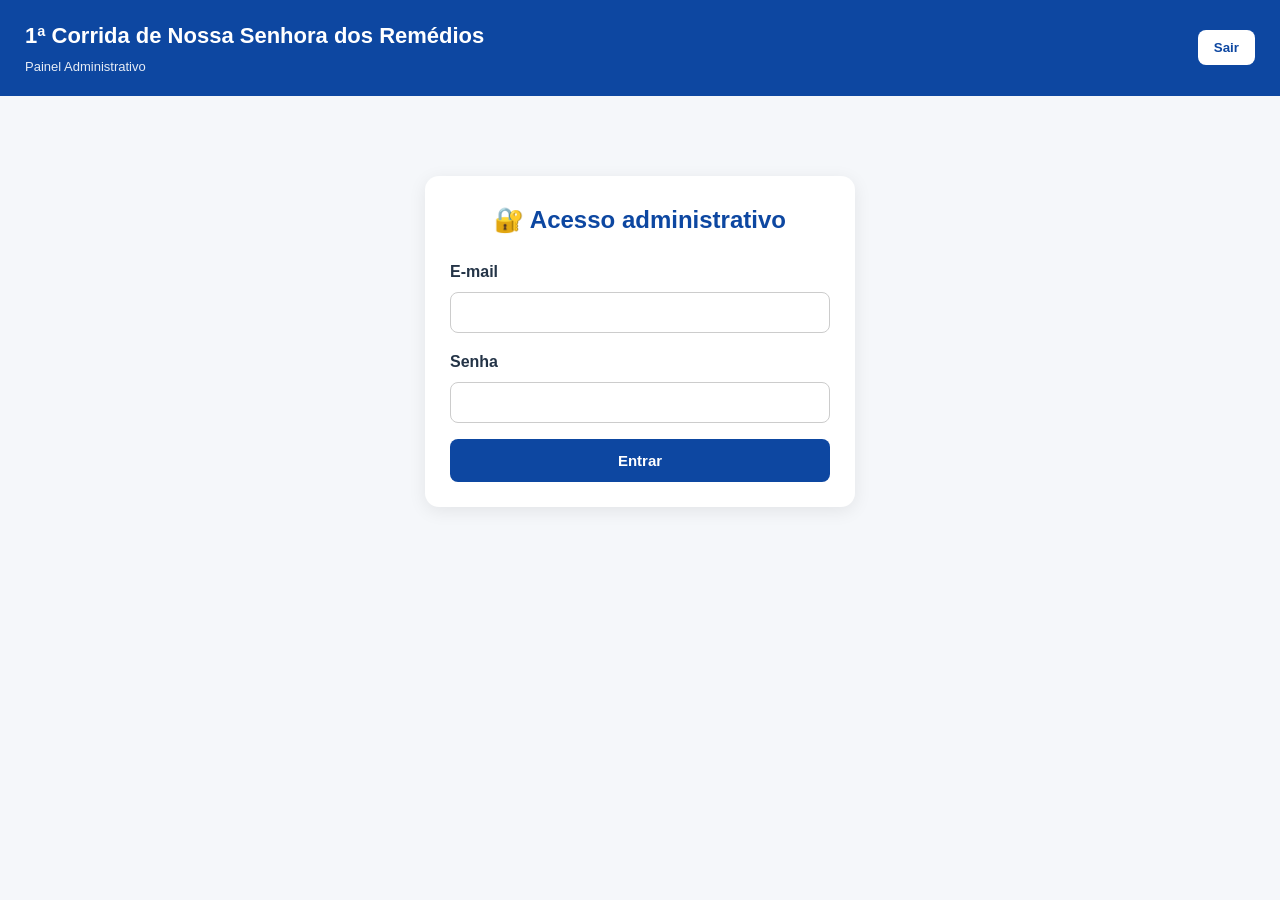
<file: admin.html>
<!DOCTYPE html>
<html lang="pt-BR">

<head>
    <meta charset="UTF-8">
    <meta name="viewport" content="width=device-width, initial-scale=1.0">

    <title>Painel Administrativo</title>

    <link rel="stylesheet" href="css/root.css">
    <link rel="stylesheet" href="css/admin.css">

</head>

<body>

    <header>
        <div>
            <h1>1ª Corrida de Nossa Senhora dos Remédios</h1>
            <p>Painel Administrativo</p>
        </div>

        <button id="btnSair">Sair</button>
    </header>


    <!-- LOGIN -->

    <div id="areaLogin" class="container">

        <div class="card login">

            <h2>🔐 Acesso administrativo</h2>

            <form id="formLogin">

                <div class="campo">
                    <label for="email">E-mail</label>
                    <input type="email" id="email" required autocomplete="username">
                </div>

                <div class="campo">
                    <label for="senha">Senha</label>
                    <input type="password" id="senha" required autocomplete="current-password">
                </div>

                <button class="btn-principal" type="submit">
                    Entrar
                </button>

            </form>

            <div id="mensagemLogin" class="mensagem"></div>

        </div>

    </div>


    <!-- PAINEL -->

    <div id="areaPainel">

        <div class="container">

            <div class="painel-topo">

                <div class="indicador">
                    <span>Total de inscrições</span>
                    <strong id="totalInscricoes">0</strong>
                </div>

                <div class="indicador">
                    <span>Pendentes</span>
                    <strong id="totalPendentes">0</strong>
                </div>

                <div class="indicador">
                    <span>Confirmadas</span>
                    <strong id="totalConfirmadas">0</strong>
                </div>

                <div class="indicador">
                    <span>Canceladas</span>
                    <strong id="totalCanceladas">0</strong>
                </div>

            </div>

            <div class="painel-topo">
                
                <div class="indicador">
                    <span>Camisas P</span>
                    <strong id="camisaP">0</strong>
                </div>

                <div class="indicador">
                    <span>Camisas M</span>
                    <strong id="camisaM">0</strong>
                </div>

                <div class="indicador">
                    Camisas G
                    <strong id="camisaG">0</strong>
                </div>

                <div class="indicador">
                    <span>Camisas GG</span>
                    <strong id="camisaGG">0</strong>
                </div>
            </div>

            <div class="card">

                <h2 style="margin-bottom: 18px;">
                    Inscrições
                </h2>

                <div class="filtros">

                    <input type="text" id="busca" placeholder="Buscar por nome, CPF ou protocolo">

                    <select id="filtroCategoria">
                        <option value="">Todas as categorias</option>
                        <option value="Masculino">Masculino</option>
                        <option value="Feminino">Feminino</option>
                    </select>

                    <select id="filtroPercurso">
                        <option value="">Todos os percursos</option>
                        <option value="3 km">3 km</option>
                        <option value="5 km">5 km</option>
                    </select>

                    <select id="filtroStatus">
                        <option value="">Todos os status</option>
                        <option value="PENDENTE">Pendente</option>
                        <option value="CONFIRMADO">Confirmado</option>
                        <option value="CANCELADO">Cancelado</option>
                    </select>

                    <select id="filtroTamanho">
                        <option value="">Todos os tamanhos</option>
                        <option value="P">P</option>
                        <option value="M">M</option>
                        <option value="G">G</option>
                        <option value="GG">GG</option>
                    </select>

                    <button class="btn-atualizar" onclick="carregarInscricoes()">
                        Atualizar
                    </button>

                </div>


                <div class="tabela-container">

                    <table>

                        <thead>

                            <tr>
                                <th>Protocolo</th>
                                <th>Nome</th>
                                <th>CPF</th>
                                <th>Percurso</th>
                                <th>Camisa</th>
                                <th>Telefone</th>
                                <th>Status</th>
                                <th>Ações</th>
                            </tr>

                        </thead>

                        <tbody id="tabelaInscricoes"></tbody>

                    </table>

                </div>

                <div id="mensagemPainel" class="mensagem"></div>

            </div>

        </div>

    </div>

    <script src="js/admin.js"></script>

</body>

</html>
</file>
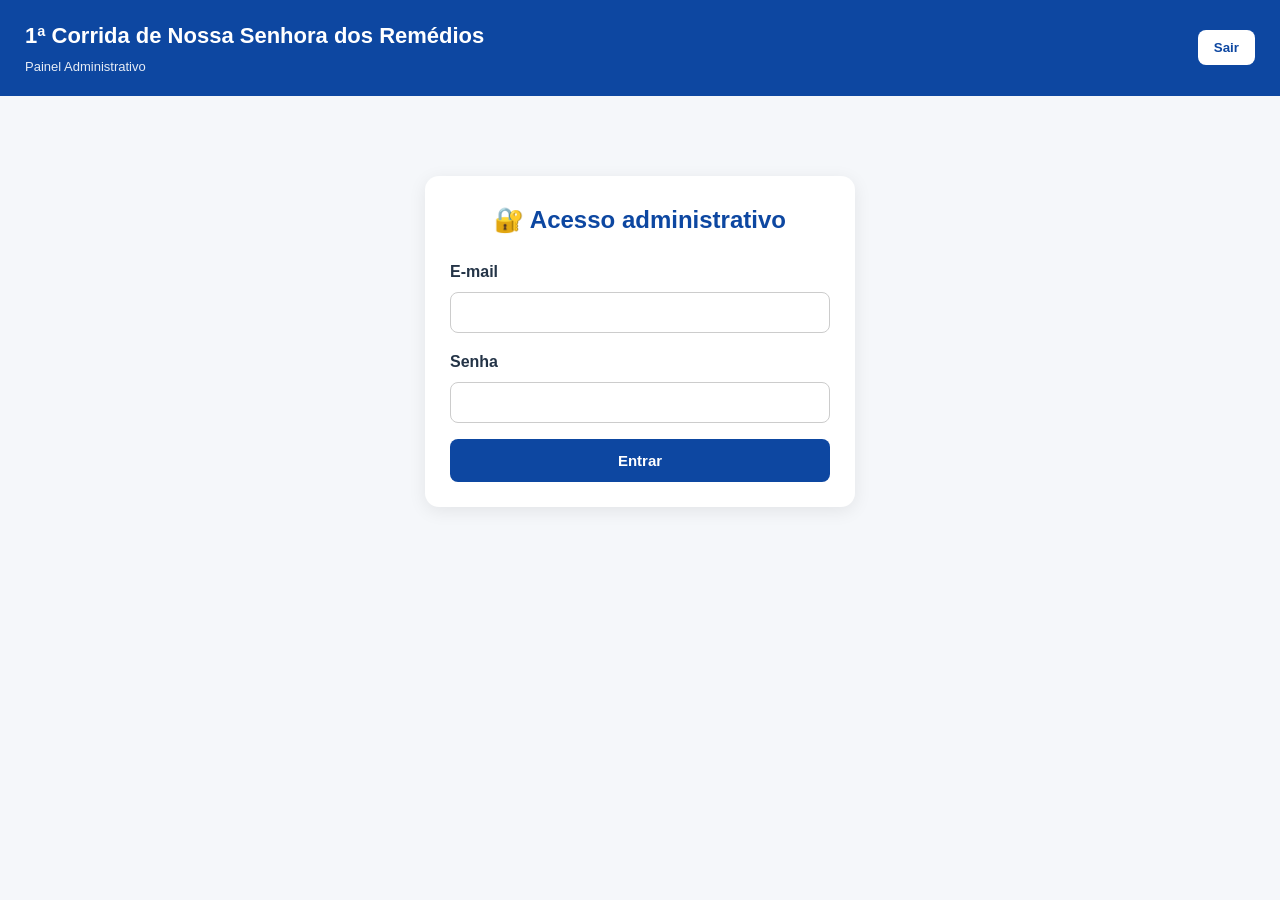
<file: admin_old.html>
<!DOCTYPE html>
<html lang="pt-BR">

<head>
    <meta charset="UTF-8">
    <meta name="viewport" content="width=device-width, initial-scale=1.0">

    <title>Painel Administrativo</title>

    <link rel="stylesheet" href="css/root.css">
    <link rel="stylesheet" href="css/admin.css">
    
</head>

<body>

    <header>
        <div>
            <h1>1ª Corrida de Nossa Senhora dos Remédios</h1>
            <p>Painel Administrativo</p>
        </div>

        <button id="btnSair">Sair</button>
    </header>


    <!-- LOGIN -->

    <div id="areaLogin" class="container">

        <div class="card login">

            <h2>🔐 Acesso administrativo</h2>

            <form id="formLogin">

                <div class="campo">
                    <label for="email">E-mail</label>
                    <input type="email" id="email" required autocomplete="username">
                </div>

                <div class="campo">
                    <label for="senha">Senha</label>
                    <input type="password" id="senha" required autocomplete="current-password">
                </div>

                <button class="btn-principal" type="submit">
                    Entrar
                </button>

            </form>

            <div id="mensagemLogin" class="mensagem"></div>

        </div>

    </div>


    <!-- PAINEL -->

    <div id="areaPainel">

        <div class="container">

            <div class="painel-topo">

                <div class="indicador">
                    <span>Total de inscrições</span>
                    <strong id="totalInscricoes">0</strong>
                </div>

                <div class="indicador">
                    <span>Pendentes</span>
                    <strong id="totalPendentes">0</strong>
                </div>

                <div class="indicador">
                    <span>Confirmadas</span>
                    <strong id="totalConfirmadas">0</strong>
                </div>

                <div class="indicador">
                    <span>Canceladas</span>
                    <strong id="totalCanceladas">0</strong>
                </div>

            </div>


            <div class="card">

                <h2 style="margin-bottom: 18px;">
                    Inscrições
                </h2>

                <div class="filtros">

                    <input type="text" id="busca" placeholder="Buscar por nome, CPF ou protocolo">

                    <select id="filtroPercurso">
                        <option value="">Todos os percursos</option>
                        <option value="3 km">3 km</option>
                        <option value="5 km">5 km</option>
                    </select>

                    <select id="filtroStatus">
                        <option value="">Todos os status</option>
                        <option value="PENDENTE">Pendente</option>
                        <option value="CONFIRMADO">Confirmado</option>
                        <option value="CANCELADO">Cancelado</option>
                    </select>

                    <button class="btn-atualizar" onclick="carregarInscricoes()">
                        Atualizar
                    </button>

                </div>


                <div class="tabela-container">

                    <table>

                        <thead>

                            <tr>
                                <th>Protocolo</th>
                                <th>Nome</th>
                                <th>CPF</th>
                                <th>Percurso</th>
                                <th>Camisa</th>
                                <th>Telefone</th>
                                <th>Status</th>
                                <th>Ações</th>
                            </tr>

                        </thead>

                        <tbody id="tabelaInscricoes"></tbody>

                    </table>

                </div>

                <div id="mensagemPainel" class="mensagem"></div>

            </div>

        </div>

    </div>


    <script>

        const SUPABASE_URL =
            "https://bsadzpxcxoeutockphjm.supabase.co";

        const SUPABASE_KEY =
            "sb_publishable_2eNohK0WFyzO2R0Adx9-tg_e_WTPaQv";


        const areaLogin =
            document.getElementById("areaLogin");

        const areaPainel =
            document.getElementById("areaPainel");

        const mensagemLogin =
            document.getElementById("mensagemLogin");

        const tabela =
            document.getElementById("tabelaInscricoes");


        let sessaoAtual = null;
        let inscricoes = [];


        /* =========================
           LOGIN
        ========================= */

        document
            .getElementById("formLogin")
            .addEventListener("submit", async function (event) {

                event.preventDefault();

                mensagemLogin.style.display = "none";

                const email =
                    document.getElementById("email").value.trim();

                const senha =
                    document.getElementById("senha").value;

                try {

                    const resposta = await fetch(
                        `${SUPABASE_URL}/auth/v1/token?grant_type=password`,
                        {
                            method: "POST",

                            headers: {
                                "Content-Type": "application/json",
                                "apikey": SUPABASE_KEY
                            },

                            body: JSON.stringify({
                                email: email,
                                password: senha
                            })
                        }
                    );

                    const dados = await resposta.json();

                    if (!resposta.ok) {
                        throw new Error(
                            dados.error_description ||
                            dados.msg ||
                            "E-mail ou senha inválidos."
                        );
                    }

                    sessaoAtual = dados;

                    sessionStorage.setItem(
                        "admin_access_token",
                        dados.access_token
                    );

                    sessionStorage.setItem(
                        "admin_refresh_token",
                        dados.refresh_token
                    );

                    await verificarAdministrador();

                } catch (erro) {

                    mensagemLogin.textContent = erro.message;
                    mensagemLogin.className = "mensagem erro";
                    mensagemLogin.style.display = "block";
                }

            });


        /* =========================
           VERIFICAR ADMIN
        ========================= */

        async function verificarAdministrador() {

            const token =
                sessionStorage.getItem("admin_access_token");

            if (!token) {
                mostrarLogin();
                return;
            }

            try {

                const resposta = await fetch(
                    `${SUPABASE_URL}/rest/v1/rpc/is_admin`,
                    {
                        method: "POST",

                        headers: {
                            "Content-Type": "application/json",
                            "apikey": SUPABASE_KEY,
                            "Authorization": `Bearer ${token}`
                        }
                    }
                );

                const ehAdmin = await resposta.json();

                if (!resposta.ok || ehAdmin !== true) {

                    sessionStorage.clear();

                    throw new Error(
                        "Este usuário não possui permissão administrativa."
                    );
                }

                mostrarPainel();

            } catch (erro) {

                mensagemLogin.textContent = erro.message;
                mensagemLogin.className = "mensagem erro";
                mensagemLogin.style.display = "block";

                mostrarLogin();
            }
        }


        /* =========================
           MOSTRAR PAINEL
        ========================= */

        function mostrarPainel() {

            areaLogin.style.display = "none";
            areaPainel.style.display = "block";

            carregarInscricoes();
        }


        /* =========================
           MOSTRAR LOGIN
        ========================= */

        function mostrarLogin() {

            areaLogin.style.display = "block";
            areaPainel.style.display = "none";
        }


        /* =========================
           CARREGAR INSCRIÇÕES
        ========================= */

        async function carregarInscricoes() {

            const token =
                sessionStorage.getItem("admin_access_token");

            if (!token) {
                mostrarLogin();
                return;
            }

            try {

                const resposta = await fetch(
                    `${SUPABASE_URL}/rest/v1/inscricoes?select=*`,
                    {
                        method: "GET",

                        headers: {
                            "apikey": SUPABASE_KEY,
                            "Authorization": `Bearer ${token}`
                        }
                    }
                );

                const dados = await resposta.json();

                if (!resposta.ok) {

                    throw new Error(
                        dados.message ||
                        "Não foi possível carregar as inscrições."
                    );
                }

                inscricoes = dados;

                atualizarIndicadores();
                aplicarFiltros();

            } catch (erro) {

                mostrarMensagemPainel(
                    erro.message,
                    "erro"
                );
            }
        }


        /* =========================
           INDICADORES
        ========================= */

        function atualizarIndicadores() {

            document.getElementById(
                "totalInscricoes"
            ).textContent = inscricoes.length;

            document.getElementById(
                "totalPendentes"
            ).textContent =
                inscricoes.filter(
                    i => i.status_pagamento === "PENDENTE"
                ).length;

            document.getElementById(
                "totalConfirmadas"
            ).textContent =
                inscricoes.filter(
                    i => i.status_pagamento === "CONFIRMADO"
                ).length;

            document.getElementById(
                "totalCanceladas"
            ).textContent =
                inscricoes.filter(
                    i => i.status_pagamento === "CANCELADO"
                ).length;
        }


        /* =========================
           FILTROS
        ========================= */

        document
            .getElementById("busca")
            .addEventListener("input", aplicarFiltros);

        document
            .getElementById("filtroPercurso")
            .addEventListener("change", aplicarFiltros);

        document
            .getElementById("filtroStatus")
            .addEventListener("change", aplicarFiltros);


        function aplicarFiltros() {

            const busca =
                document.getElementById("busca")
                    .value
                    .toLowerCase()
                    .trim();

            const percurso =
                document.getElementById("filtroPercurso").value;

            const status =
                document.getElementById("filtroStatus").value;


            const resultado =
                inscricoes.filter(inscricao => {

                    const correspondeBusca =
                        !busca ||
                        inscricao.nome
                            .toLowerCase()
                            .includes(busca) ||
                        inscricao.cpf
                            .toLowerCase()
                            .includes(busca) ||
                        inscricao.protocolo
                            .toLowerCase()
                            .includes(busca);

                    const correspondePercurso =
                        !percurso ||
                        inscricao.percurso === percurso;

                    const correspondeStatus =
                        !status ||
                        inscricao.status_pagamento === status;

                    return (
                        correspondeBusca &&
                        correspondePercurso &&
                        correspondeStatus
                    );

                });

            renderizarTabela(resultado);
        }


        /* =========================
           TABELA
        ========================= */

        function renderizarTabela(lista) {

            tabela.innerHTML = "";

            if (lista.length === 0) {

                tabela.innerHTML = `
            <tr>
                <td colspan="8" style="text-align:center;">
                    Nenhuma inscrição encontrada.
                </td>
            </tr>
        `;

                return;
            }


            lista.forEach(inscricao => {

                const tr =
                    document.createElement("tr");

                let classeStatus =
                    "pendente";

                if (
                    inscricao.status_pagamento ===
                    "CONFIRMADO"
                ) {
                    classeStatus = "confirmado";
                }

                if (
                    inscricao.status_pagamento ===
                    "CANCELADO"
                ) {
                    classeStatus = "cancelado";
                }


                tr.innerHTML = `

            <td>${inscricao.protocolo}</td>

            <td>${inscricao.nome}</td>

            <td>${inscricao.cpf}</td>

            <td>${inscricao.percurso}</td>

            <td>${inscricao.tamanho_camisa}</td>

            <td>${inscricao.telefone}</td>

            <td>
                <span class="status ${classeStatus}">
                    ${inscricao.status_pagamento}
                </span>
            </td>

            <td>

                ${inscricao.status_pagamento !==
                        "CONFIRMADO"

                        ? `
                    <button
                        class="btn-status btn-confirmar"
                        onclick="alterarStatus(
                            '${inscricao.id}',
                            'CONFIRMADO'
                        )"
                    >
                        Confirmar
                    </button>
                    `
                        : ""
                    }


                ${inscricao.status_pagamento !==
                        "PENDENTE"

                        ? `
                    <button
                        class="btn-status btn-pendente"
                        onclick="alterarStatus(
                            '${inscricao.id}',
                            'PENDENTE'
                        )"
                    >
                        Pendente
                    </button>
                    `
                        : ""
                    }


                ${inscricao.status_pagamento !==
                        "CANCELADO"

                        ? `
                    <button
                        class="btn-status btn-cancelar"
                        onclick="alterarStatus(
                            '${inscricao.id}',
                            'CANCELADO'
                        )"
                    >
                        Cancelar
                    </button>
                    `
                        : ""
                    }

            </td>
        `;

                tabela.appendChild(tr);
            });
        }


        /* =========================
           ALTERAR STATUS
        ========================= */

        async function alterarStatus(id, novoStatus) {

            const confirmacao =
                confirm(
                    `Deseja realmente alterar o status para ${novoStatus}?`
                );

            if (!confirmacao) {
                return;
            }


            const token =
                sessionStorage.getItem(
                    "admin_access_token"
                );


            try {

                const resposta = await fetch(
                    `${SUPABASE_URL}/rest/v1/inscricoes?id=eq.${id}`,
                    {
                        method: "PATCH",

                        headers: {
                            "apikey": SUPABASE_KEY,
                            "Authorization": `Bearer ${token}`,
                            "Content-Type":
                                "application/json",
                            "Prefer":
                                "return=minimal"
                        },

                        body: JSON.stringify({
                            status_pagamento:
                                novoStatus
                        })
                    }
                );


                if (!resposta.ok) {

                    const erro =
                        await resposta.json();

                    throw new Error(
                        erro.message ||
                        "Não foi possível alterar o status."
                    );
                }


                await carregarInscricoes();

                mostrarMensagemPainel(
                    "Status atualizado com sucesso.",
                    "sucesso"
                );

            } catch (erro) {

                mostrarMensagemPainel(
                    erro.message,
                    "erro"
                );
            }
        }


        /* =========================
           MENSAGENS
        ========================= */

        function mostrarMensagemPainel(
            texto,
            tipo
        ) {

            const elemento =
                document.getElementById(
                    "mensagemPainel"
                );

            elemento.textContent = texto;

            elemento.className =
                `mensagem ${tipo}`;

            elemento.style.display = "block";

            setTimeout(() => {
                elemento.style.display = "none";
            }, 4000);
        }


        /* =========================
           SAIR
        ========================= */

        document
            .getElementById("btnSair")
            .addEventListener("click", function () {

                sessionStorage.clear();

                mostrarLogin();

            });


        /* =========================
           VERIFICAR SESSÃO AO ABRIR
        ========================= */

        verificarAdministrador();

    </script>

</body>

</html>
</file>
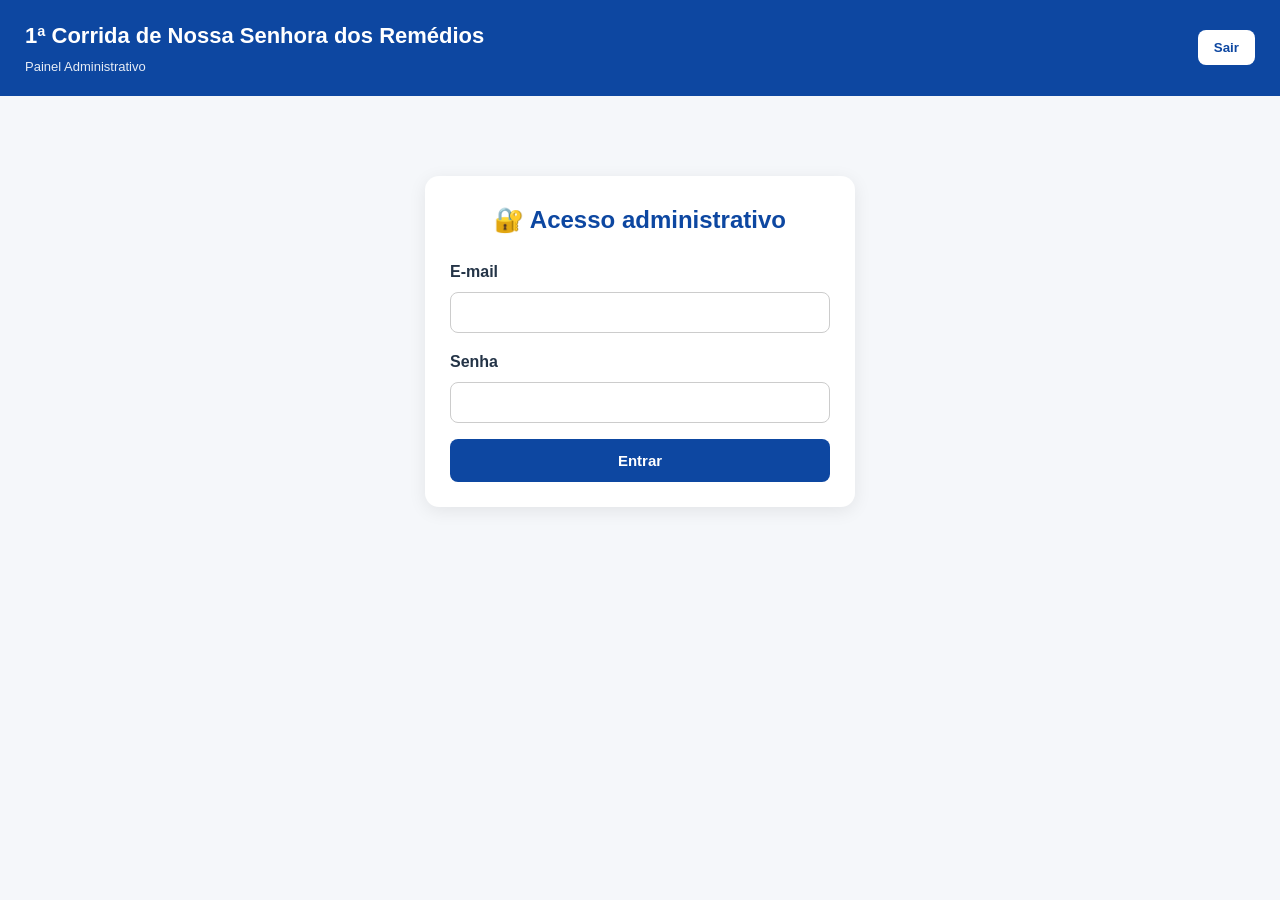
<file: admin_sem_comprovante.html>
<!DOCTYPE html>
<html lang="pt-BR">

<head>
    <meta charset="UTF-8">
    <meta name="viewport" content="width=device-width, initial-scale=1.0">

    <title>Painel Administrativo</title>

    <link rel="stylesheet" href="css/root.css">
    <link rel="stylesheet" href="css/admin.css">
    
</head>

<body>

    <header>
        <div>
            <h1>1ª Corrida de Nossa Senhora dos Remédios</h1>
            <p>Painel Administrativo</p>
        </div>

        <button id="btnSair">Sair</button>
    </header>


    <!-- LOGIN -->

    <div id="areaLogin" class="container">

        <div class="card login">

            <h2>🔐 Acesso administrativo</h2>

            <form id="formLogin">

                <div class="campo">
                    <label for="email">E-mail</label>
                    <input type="email" id="email" required autocomplete="username">
                </div>

                <div class="campo">
                    <label for="senha">Senha</label>
                    <input type="password" id="senha" required autocomplete="current-password">
                </div>

                <button class="btn-principal" type="submit">
                    Entrar
                </button>

            </form>

            <div id="mensagemLogin" class="mensagem"></div>

        </div>

    </div>


    <!-- PAINEL -->

    <div id="areaPainel">

        <div class="container">

            <div class="painel-topo">

                <div class="indicador">
                    <span>Total de inscrições</span>
                    <strong id="totalInscricoes">0</strong>
                </div>

                <div class="indicador">
                    <span>Pendentes</span>
                    <strong id="totalPendentes">0</strong>
                </div>

                <div class="indicador">
                    <span>Confirmadas</span>
                    <strong id="totalConfirmadas">0</strong>
                </div>

                <div class="indicador">
                    <span>Canceladas</span>
                    <strong id="totalCanceladas">0</strong>
                </div>

            </div>


            <div class="card">

                <h2 style="margin-bottom: 18px;">
                    Inscrições
                </h2>

                <div class="filtros">

                    <input type="text" id="busca" placeholder="Buscar por nome, CPF ou protocolo">

                    <select id="filtroPercurso">
                        <option value="">Todos os percursos</option>
                        <option value="3 km">3 km</option>
                        <option value="5 km">5 km</option>
                    </select>

                    <select id="filtroStatus">
                        <option value="">Todos os status</option>
                        <option value="PENDENTE">Pendente</option>
                        <option value="CONFIRMADO">Confirmado</option>
                        <option value="CANCELADO">Cancelado</option>
                    </select>

                    <button class="btn-atualizar" onclick="carregarInscricoes()">
                        Atualizar
                    </button>

                </div>


                <div class="tabela-container">

                    <table>

                        <thead>

                            <tr>
                                <th>Protocolo</th>
                                <th>Nome</th>
                                <th>CPF</th>
                                <th>Percurso</th>
                                <th>Camisa</th>
                                <th>Telefone</th>
                                <th>Status</th>
                                <th>Ações</th>
                            </tr>

                        </thead>

                        <tbody id="tabelaInscricoes"></tbody>

                    </table>

                </div>

                <div id="mensagemPainel" class="mensagem"></div>

            </div>

        </div>

    </div>


    <script>

        const SUPABASE_URL =
            "https://bsadzpxcxoeutockphjm.supabase.co";

        const SUPABASE_KEY =
            "sb_publishable_2eNohK0WFyzO2R0Adx9-tg_e_WTPaQv";


        const areaLogin =
            document.getElementById("areaLogin");

        const areaPainel =
            document.getElementById("areaPainel");

        const mensagemLogin =
            document.getElementById("mensagemLogin");

        const tabela =
            document.getElementById("tabelaInscricoes");


        let sessaoAtual = null;
        let inscricoes = [];
        let ehAdministrador = false;
        let ehOperadorStatus = false;


        /* =========================
           LOGIN
        ========================= */

        document
            .getElementById("formLogin")
            .addEventListener("submit", async function (event) {

                event.preventDefault();

                mensagemLogin.style.display = "none";

                const email =
                    document.getElementById("email").value.trim();

                const senha =
                    document.getElementById("senha").value;

                try {

                    const resposta = await fetch(
                        `${SUPABASE_URL}/auth/v1/token?grant_type=password`,
                        {
                            method: "POST",

                            headers: {
                                "Content-Type": "application/json",
                                "apikey": SUPABASE_KEY
                            },

                            body: JSON.stringify({
                                email: email,
                                password: senha
                            })
                        }
                    );

                    const dados = await resposta.json();

                    if (!resposta.ok) {
                        throw new Error(
                            dados.error_description ||
                            dados.msg ||
                            "E-mail ou senha inválidos."
                        );
                    }

                    sessaoAtual = dados;

                    sessionStorage.setItem(
                        "admin_access_token",
                        dados.access_token
                    );

                    sessionStorage.setItem(
                        "admin_refresh_token",
                        dados.refresh_token
                    );

                    await verificarAdministrador();

                } catch (erro) {

                    mensagemLogin.textContent = erro.message;
                    mensagemLogin.className = "mensagem erro";
                    mensagemLogin.style.display = "block";
                }

            });


        /* =========================
           VERIFICAR ADMIN
        ========================= */

        async function verificarAdministrador() {

            const token =
                sessionStorage.getItem("admin_access_token");

            if (!token) {
                mostrarLogin();
                return;
            }

            async function consultarPermissao(funcao) {
                const resposta = await fetch(
                    `${SUPABASE_URL}/rest/v1/rpc/${funcao}`,
                    {
                        method: "POST",
                        headers: {
                            "Content-Type": "application/json",
                            "apikey": SUPABASE_KEY,
                            "Authorization": `Bearer ${token}`
                        }
                    }
                );

                if (!resposta.ok) {
                    return false;
                }

                return (await resposta.json()) === true;
            }

            try {
                ehAdministrador = await consultarPermissao("is_admin");
                ehOperadorStatus = await consultarPermissao("pode_alterar_status");

                if (!ehAdministrador && !ehOperadorStatus) {
                    sessionStorage.clear();
                    throw new Error(
                        "Este usuário não possui permissão para acessar o painel."
                    );
                }

                configurarPainelPorPerfil();
                mostrarPainel();

            } catch (erro) {
                mensagemLogin.textContent = erro.message;
                mensagemLogin.className = "mensagem erro";
                mensagemLogin.style.display = "block";
                mostrarLogin();
            }
        }

        function configurarPainelPorPerfil() {
            const campoBusca = document.getElementById("busca");
            const cabecalho = document.querySelector("table thead tr");
            const titulo = document.querySelector("#areaPainel .card h2");

            if (ehOperadorStatus && !ehAdministrador) {
                if (titulo) {
                    titulo.textContent = "Inscrições — consulta e atualização de pagamento";
                }

                campoBusca.placeholder = "Buscar por nome, CPF ou protocolo";

                cabecalho.innerHTML = `
                    <th>Protocolo</th>
                    <th>Nome</th>
                    <th>CPF</th>
                    <th>Percurso</th>
                    <th>Camisa</th>
                    <th>Telefone</th>
                    <th>Status</th>
                    <th>Ações</th>
                `;
            } else {
                if (titulo) {
                    titulo.textContent = "Inscrições";
                }
                campoBusca.placeholder = "Buscar por nome, CPF ou protocolo";
                cabecalho.innerHTML = `
                    <th>Protocolo</th>
                    <th>Nome</th>
                    <th>CPF</th>
                    <th>Percurso</th>
                    <th>Camisa</th>
                    <th>Telefone</th>
                    <th>Status</th>
                    <th>Ações</th>
                `;
            }
        }

        /* =========================
           MOSTRAR PAINEL
        ========================= */

        function mostrarPainel() {

            areaLogin.style.display = "none";
            areaPainel.style.display = "block";

            carregarInscricoes();
        }


        /* =========================
           MOSTRAR LOGIN
        ========================= */

        function mostrarLogin() {

            areaLogin.style.display = "block";
            areaPainel.style.display = "none";
        }


        /* =========================
           CARREGAR INSCRIÇÕES
        ========================= */

        async function carregarInscricoes() {

            const token =
                sessionStorage.getItem("admin_access_token");

            if (!token) {
                mostrarLogin();
                return;
            }

            try {
                const operadorRestrito = ehOperadorStatus && !ehAdministrador;
                const endpoint = operadorRestrito
                    ? `${SUPABASE_URL}/rest/v1/rpc/listar_inscricoes_status`
                    : `${SUPABASE_URL}/rest/v1/inscricoes?select=*`;

                const resposta = await fetch(endpoint, {
                    method: operadorRestrito ? "POST" : "GET",
                    headers: {
                        "apikey": SUPABASE_KEY,
                        "Authorization": `Bearer ${token}`,
                        "Content-Type": "application/json"
                    }
                });

                const dados = await resposta.json();

                if (!resposta.ok) {
                    throw new Error(
                        dados.message ||
                        dados.details ||
                        "Não foi possível carregar as inscrições."
                    );
                }

                inscricoes = dados;
                atualizarIndicadores();
                aplicarFiltros();

            } catch (erro) {
                mostrarMensagemPainel(erro.message, "erro");
            }
        }

        /* =========================
           INDICADORES
        ========================= */

        function atualizarIndicadores() {

            document.getElementById(
                "totalInscricoes"
            ).textContent = inscricoes.length;

            document.getElementById(
                "totalPendentes"
            ).textContent =
                inscricoes.filter(
                    i => i.status_pagamento === "PENDENTE"
                ).length;

            document.getElementById(
                "totalConfirmadas"
            ).textContent =
                inscricoes.filter(
                    i => i.status_pagamento === "CONFIRMADO"
                ).length;

            document.getElementById(
                "totalCanceladas"
            ).textContent =
                inscricoes.filter(
                    i => i.status_pagamento === "CANCELADO"
                ).length;
        }


        /* =========================
           FILTROS
        ========================= */

        document
            .getElementById("busca")
            .addEventListener("input", aplicarFiltros);

        document
            .getElementById("filtroPercurso")
            .addEventListener("change", aplicarFiltros);

        document
            .getElementById("filtroStatus")
            .addEventListener("change", aplicarFiltros);


        function aplicarFiltros() {

            const busca =
                document.getElementById("busca")
                    .value
                    .toLowerCase()
                    .trim();

            const percurso =
                document.getElementById("filtroPercurso").value;

            const status =
                document.getElementById("filtroStatus").value;


            const resultado =
                inscricoes.filter(inscricao => {

                    const correspondeBusca =
                        !busca ||
                        inscricao.nome
                            .toLowerCase()
                            .includes(busca) ||
                        (inscricao.cpf || "")
                            .toLowerCase()
                            .includes(busca) ||
                        inscricao.protocolo
                            .toLowerCase()
                            .includes(busca);

                    const correspondePercurso =
                        !percurso ||
                        inscricao.percurso === percurso;

                    const correspondeStatus =
                        !status ||
                        inscricao.status_pagamento === status;

                    return (
                        correspondeBusca &&
                        correspondePercurso &&
                        correspondeStatus
                    );

                });

            renderizarTabela(resultado);
        }


        /* =========================
           TABELA
        ========================= */

        function renderizarTabela(lista) {

            tabela.innerHTML = "";

            if (lista.length === 0) {

                tabela.innerHTML = `
            <tr>
                <td colspan="${(ehOperadorStatus && !ehAdministrador) ? 7 : 8}" style="text-align:center;">
                    Nenhuma inscrição encontrada.
                </td>
            </tr>
        `;

                return;
            }


            lista.forEach(inscricao => {

                const tr =
                    document.createElement("tr");

                let classeStatus =
                    "pendente";

                if (
                    inscricao.status_pagamento ===
                    "CONFIRMADO"
                ) {
                    classeStatus = "confirmado";
                }

                if (
                    inscricao.status_pagamento ===
                    "CANCELADO"
                ) {
                    classeStatus = "cancelado";
                }


                const celulasRestritas = `
                    <td>${inscricao.protocolo || ""}</td>
                    <td>${inscricao.nome || ""}</td>
                    <td>${inscricao.cpf || ""}</td>
                    <td>${inscricao.percurso || ""}</td>
                    <td>${inscricao.tamanho_camisa || ""}</td>
                    <td>${inscricao.telefone || ""}</td>
                `;

                const celulasAdministrador = `
                    <td>${inscricao.protocolo || ""}</td>
                    <td>${inscricao.nome || ""}</td>
                    <td>${inscricao.cpf || ""}</td>
                    <td>${inscricao.percurso || ""}</td>
                    <td>${inscricao.tamanho_camisa || ""}</td>
                    <td>${inscricao.telefone || ""}</td>
                `;

                tr.innerHTML = `
                    ${ (ehOperadorStatus && !ehAdministrador)
                        ? celulasRestritas
                        : celulasAdministrador
                    }

                    <td>
                        <span class="status ${classeStatus}">
                            ${inscricao.status_pagamento}
                        </span>
                    </td>

                    <td>
                        ${inscricao.status_pagamento !== "CONFIRMADO" ? `
                            <button class="btn-status btn-confirmar"
                                onclick="alterarStatus('${inscricao.id}', 'CONFIRMADO')">
                                Confirmar
                            </button>
                        ` : ""}

                        ${inscricao.status_pagamento !== "PENDENTE" ? `
                            <button class="btn-status btn-pendente"
                                onclick="alterarStatus('${inscricao.id}', 'PENDENTE')">
                                Pendente
                            </button>
                        ` : ""}

                        ${(!(ehOperadorStatus && !ehAdministrador) && inscricao.status_pagamento !== "CANCELADO") ? `
                            <button class="btn-status btn-cancelar"
                                onclick="alterarStatus('${inscricao.id}', 'CANCELADO')">
                                Cancelar
                            </button>
                        ` : ""}
                    </td>
                `;

                tabela.appendChild(tr);
            });
        }


        /* =========================
           ALTERAR STATUS
        ========================= */

        async function alterarStatus(id, novoStatus) {

            const confirmacao =
                confirm(
                    `Deseja realmente alterar o status para ${novoStatus}?`
                );

            if (!confirmacao) {
                return;
            }


            const token =
                sessionStorage.getItem(
                    "admin_access_token"
                );


            try {

                const resposta = await fetch(
                    `${SUPABASE_URL}/rest/v1/rpc/alterar_status_inscricao`,
                    {
                        method: "POST",
                        headers: {
                            "apikey": SUPABASE_KEY,
                            "Authorization": `Bearer ${token}`,
                            "Content-Type": "application/json"
                        },
                        body: JSON.stringify({
                            p_id: Number(id),
                            p_novo_status: novoStatus
                        })
                    }
                );

                if (!resposta.ok) {

                    const erro =
                        await resposta.json();

                    throw new Error(
                        erro.message ||
                        erro.details ||
                        "Não foi possível alterar o status."
                    );
                }


                await carregarInscricoes();

                mostrarMensagemPainel(
                    "Status atualizado com sucesso.",
                    "sucesso"
                );

            } catch (erro) {

                mostrarMensagemPainel(
                    erro.message,
                    "erro"
                );
            }
        }


        /* =========================
           MENSAGENS
        ========================= */

        function mostrarMensagemPainel(
            texto,
            tipo
        ) {

            const elemento =
                document.getElementById(
                    "mensagemPainel"
                );

            elemento.textContent = texto;

            elemento.className =
                `mensagem ${tipo}`;

            elemento.style.display = "block";

            setTimeout(() => {
                elemento.style.display = "none";
            }, 4000);
        }


        /* =========================
           SAIR
        ========================= */

        document
            .getElementById("btnSair")
            .addEventListener("click", function () {

                sessionStorage.clear();

                mostrarLogin();

            });


        /* =========================
           VERIFICAR SESSÃO AO ABRIR
        ========================= */

        verificarAdministrador();

    </script>

</body>

</html>
</file>
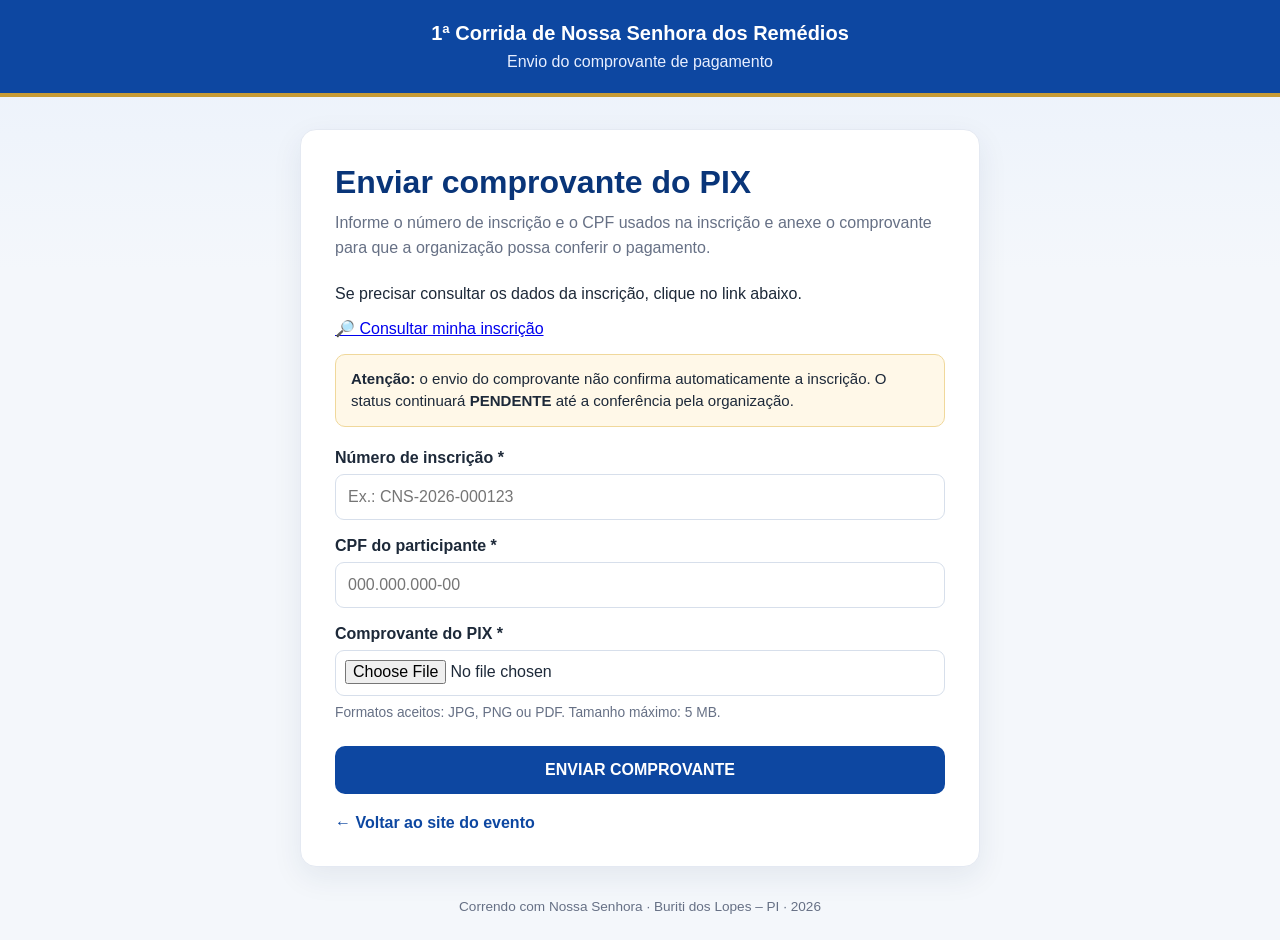
<file: comprovante.html>
<!doctype html>
<html lang="pt-BR">

<head>
  <meta charset="UTF-8" />
  <meta name="viewport" content="width=device-width, initial-scale=1.0" />
  <meta name="description" content="Envio do comprovante de pagamento da Correndo com Nossa Senhora." />
  <title>Enviar comprovante</title>

  <link rel="stylesheet" href="css/comprovante.css">

</head>

<body>
  <header>
    <div class="brand">1ª Corrida de Nossa Senhora dos Remédios</div>
    <p>Envio do comprovante de pagamento</p>
  </header>
  <main>
    <section class="card">
      <h1>Enviar comprovante do PIX</h1>
      <p class="intro">
        Informe o número de inscrição e o CPF usados na inscrição e anexe o comprovante
        para que a organização possa conferir o pagamento.
      </p>
      <p>
        Se precisar consultar os dados da inscrição, clique no link abaixo.
      </p>
      <p>
        <a href="consulta.html" class="btn-consulta">
          🔎 Consultar minha inscrição
        </a>
      </p>

      <div class="notice">
        <strong>Atenção:</strong> o envio do comprovante não confirma
        automaticamente a inscrição. O status continuará
        <strong>PENDENTE</strong> até a conferência pela organização.
      </div>
      <form id="formComprovante">
        <label for="protocolo">Número de inscrição *</label>
        <input id="protocolo" name="protocolo" type="text" placeholder="Ex.: CNS-2026-000123" autocomplete="off"
          required maxlength="40" />
        <label for="cpf">CPF do participante *</label>
        <input id="cpf" name="cpf" type="text" inputmode="numeric" placeholder="000.000.000-00" autocomplete="off"
          required maxlength="14" />
        <label for="arquivo">Comprovante do PIX *</label>
        <input id="arquivo" name="arquivo" type="file"
          accept=".jpg,.jpeg,.png,.pdf,image/jpeg,image/png,application/pdf" required />
        <p class="hint">
          Formatos aceitos: JPG, PNG ou PDF. Tamanho máximo: 5 MB.
        </p>
        <button id="btnEnviar" type="submit">ENVIAR COMPROVANTE</button>
        <div id="mensagem" role="status" aria-live="polite"></div>
      </form>
      <a class="back" href="index.html">← Voltar ao site do evento</a>
    </section>
  </main>
  <footer>Correndo com Nossa Senhora · Buriti dos Lopes – PI · 2026</footer>
  <script>
    const SUPABASE_URL = "https://bsadzpxcxoeutockphjm.supabase.co";
    const SUPABASE_PUBLISHABLE_KEY =
      "sb_publishable_2eNohK0WFyzO2R0Adx9-tg_e_WTPaQv";
    const FUNCTION_URL = `${SUPABASE_URL}/functions/v1/enviar-comprovante`;
    const form = document.getElementById("formComprovante");
    const cpfInput = document.getElementById("cpf");
    const fileInput = document.getElementById("arquivo");
    const button = document.getElementById("btnEnviar");
    const message = document.getElementById("mensagem");

    cpfInput.addEventListener("input", () => {
      const digits = cpfInput.value.replace(/\D/g, "").slice(0, 11);
      cpfInput.value = digits
        .replace(/^(\d{3})(\d)/, "$1.$2")
        .replace(/^(\d{3})\.(\d{3})(\d)/, "$1.$2.$3")
        .replace(/\.(\d{3})(\d)/, ".$1-$2");
    });
    function showMessage(text, type) {
      message.textContent = text;
      message.className = type;
    }

    form.addEventListener("submit", async (event) => {
      event.preventDefault();
      message.className = "";
      message.textContent = "";
      const protocolo = document.getElementById("protocolo").value.trim();
      const cpf = cpfInput.value.replace(/\D/g, "");
      const file = fileInput.files[0];
      if (!protocolo || cpf.length !== 11 || !file) {
        showMessage(
          "Informe o protocolo, o CPF com 11 dígitos e selecione o comprovante.",
          "erro",
        );
        return;
      }
      if (
        !["image/jpeg", "image/png", "application/pdf"].includes(file.type)
      ) {
        showMessage("Formato não permitido. Envie JPG, PNG ou PDF.", "erro");
        return;
      }
      if (file.size === 0 || file.size > 5 * 1024 * 1024) {
        showMessage(
          "O arquivo deve ter tamanho entre 1 byte e 5 MB.",
          "erro",
        );
        return;
      }
      const data = new FormData();
      data.append("protocolo", protocolo);
      data.append("cpf", cpf);
      data.append("arquivo", file);
      button.disabled = true;
      button.textContent = "ENVIANDO...";
      try {
        const response = await fetch(FUNCTION_URL, {
          method: "POST",
          headers: {
            apikey: SUPABASE_PUBLISHABLE_KEY,
            Authorization: `Bearer ${SUPABASE_PUBLISHABLE_KEY}`,
          },
          body: data,
        });
        const result = await response.json().catch(() => ({}));
        if (!response.ok) {
          if (response.status === 401 || response.status === 403) {
            throw new Error(
              "A função ainda precisa ser configurada para aceitar envios públicos com segurança. Nenhum comprovante foi confirmado.",
            );
          }
          throw new Error(
            result.erro ||
            "Não foi possível enviar o comprovante. Tente novamente.",
          );
        }
        showMessage(
          `${result.mensagem || "Comprovante recebido."}${result.protocolo ? " Protocolo: " + result.protocolo + "." : ""}`,
          "sucesso",
        );
        form.reset();
      } catch (error) {
        showMessage(
          error.message || "Falha de conexão. Tente novamente.",
          "erro",
        );
      } finally {
        button.disabled = false;
        button.textContent = "ENVIAR COMPROVANTE";
      }
    });
  </script>
</body>

</html>
</file>
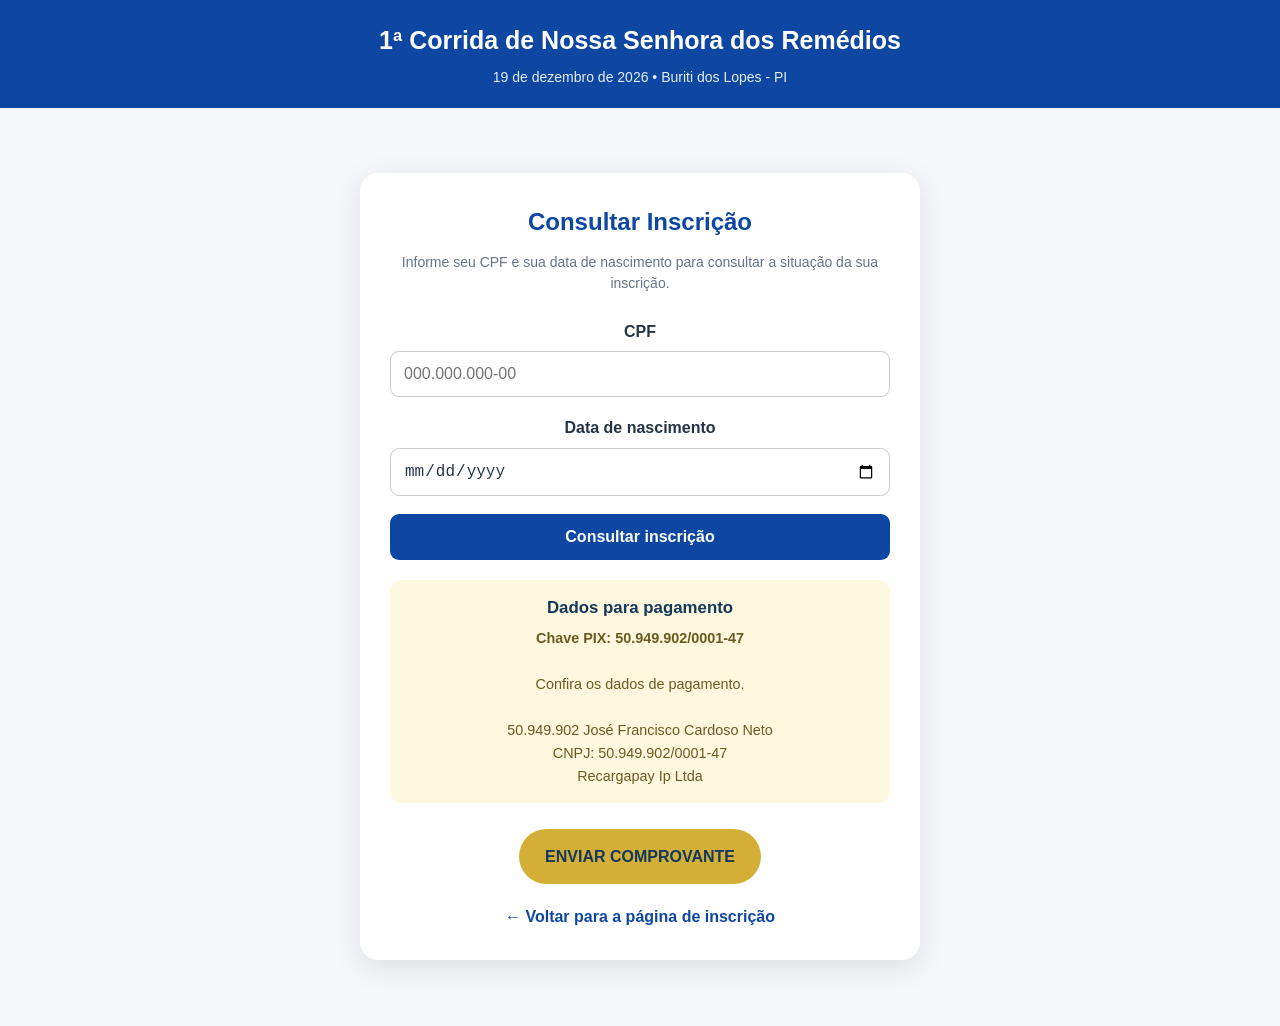
<file: consulta.html>
<!DOCTYPE html>
<html lang="pt-BR">
<head>
    <meta charset="UTF-8">
    <meta name="viewport" content="width=device-width, initial-scale=1.0">

    <title>Consultar Inscrição</title>

    <link rel="stylesheet" href="css/consulta.css">
    
</head>

<body>

<header>
    <h1>1ª Corrida de Nossa Senhora dos Remédios</h1>
    <p>19 de dezembro de 2026 • Buriti dos Lopes - PI</p>
</header>

<div class="container">

    <div class="card">

        <h2>Consultar Inscrição</h2>

        <p class="descricao">
            Informe seu CPF e sua data de nascimento para consultar
            a situação da sua inscrição.
        </p>

        <form id="formConsulta">

            <div class="campo">
                <label for="cpf">CPF</label>
                <input
                    type="text"
                    id="cpf"
                    maxlength="14"
                    placeholder="000.000.000-00"
                    required
                >
            </div>

            <div class="campo">
                <label for="nascimento">Data de nascimento</label>
                <input
                    type="date"
                    id="nascimento"
                    required
                >
            </div>

            <button type="submit" id="btnConsultar">
                Consultar inscrição
            </button>

        </form>

        <div id="mensagem"></div>

        <div class="pix-warning">

            <h3>Dados para pagamento</h3>
            
            <strong>Chave PIX: 50.949.902/0001-47</strong>

            <br /><br />

            Confira os dados de pagamento.

            <br /><br />
            50.949.902 José Francisco Cardoso Neto <br />
            CNPJ: 50.949.902/0001-47 <br />
            Recargapay Ip Ltda
        </div>

        <br />
        <a href="comprovante.html" class="btn btn-primary">
          ENVIAR COMPROVANTE
        </a>

        <a href="index.html" class="voltar">
            ← Voltar para a página de inscrição
        </a>

    </div>

</div>

<script src="js/consulta.js">

</script>

</body>
</html>
</file>
<file: css/root.css>
:root {
    --azul-escuro: #12385b;
    --azul: #0d47a1;
    --azul-claro: #eaf4fb;
    --dourado: #d4af37;
    --dourado-claro: #f4df91;
    --branco: #ffffff;
    --cinza: #f5f7fa;
    --texto: #243447;
    --cinza-texto: #64748b;
    --verde: #198754;
    --sombra: 0 10px 35px rgba(18, 56, 91, 0.12);
}

* {
    box-sizing: border-box;
    margin: 0;
    padding: 0;
}

body {
    font-family: Arial, Helvetica, sans-serif;
    color: var(--texto);
    background: var(--cinza);
    line-height: 1.6;
}
</file>
<file: css/admin.css>
header {
    background: var(--azul);
    color: white;
    padding: 18px 25px;
    display: flex;
    justify-content: space-between;
    align-items: center;
    gap: 20px;
}

header h1 {
    font-size: 22px;
}

header p {
    font-size: 13px;
    opacity: 0.9;
    margin-top: 4px;
}

#btnSair {
    background: #ffffff;
    color: var(--azul);
    border: none;
    padding: 10px 16px;
    border-radius: 8px;
    font-weight: bold;
    cursor: pointer;
}

.container {
    max-width: 1400px;
    margin: 30px auto;
    padding: 0 20px;
}

.card {
    background: white;
    border-radius: 14px;
    padding: 25px;
    box-shadow: 0 4px 18px rgba(0, 0, 0, 0.08);
}

.login {
    max-width: 430px;
    margin: 80px auto;
}

.login h2 {
    text-align: center;
    color: #0d47a1;
    margin-bottom: 20px;
}

.campo {
    margin-bottom: 16px;
}

label {
    display: block;
    font-weight: bold;
    margin-bottom: 7px;
}

input,
select {
    width: 100%;
    padding: 11px;
    border: 1px solid #ccc;
    border-radius: 8px;
    font-size: 15px;
}

button {
    cursor: pointer;
}

.btn-principal {
    width: 100%;
    background: var(--azul);
    color: var(--branco);
    border: none;
    padding: 13px;
    border-radius: 8px;
    font-size: 15px;
    font-weight: bold;
}

.btn-principal:hover {
    background: var(--azul);
}

.mensagem {
    margin-top: 15px;
    padding: 12px;
    border-radius: 8px;
    display: none;
}

.erro {
    background: #f8d7da;
    color: #721c24;
}

.sucesso {
    background: #d4edda;
    color: #155724;
}

.painel-topo {
    display: grid;
    grid-template-columns: repeat(4, 1fr);
    gap: 15px;
    margin-bottom: 25px;
}

.indicador {
    background: var(--branco);
    padding: 20px;
    border-radius: 12px;
    box-shadow: 0 3px 12px rgba(0, 0, 0, 0.06);
}

.indicador span {
    display: block;
    color: #666;
    font-size: 13px;
}

.indicador strong {
    display: block;
    font-size: 28px;
    color: var(--azul);
    margin-top: 5px;
}

.filtros {
    display: grid;
    grid-template-columns:repeat(6, 1fr); /* 2fr 1fr 1fr 1fr 1fr; */
    gap: 10px;
    margin-bottom: 20px;
}

.btn-atualizar {
    background: var(--azul);
    color: white;
    border: none;
    border-radius: 8px;
    padding: 11px 18px;
    font-weight: bold;
}

.tabela-container {
    overflow-x: auto;
}

table {
    width: 100%;
    border-collapse: collapse;
    min-width: 900px;
}

th {
    background: var(--azul);
    color: white;
    padding: 12px;
    text-align: left;
    font-size: 13px;
}

td {
    padding: 11px;
    border-bottom: 1px solid #eee;
    font-size: 13px;
}

tr:hover {
    background: #f7faff;
}

.status {
    padding: 5px 9px;
    border-radius: 15px;
    font-weight: bold;
    font-size: 11px;
}

.pendente {
    background: #fff3cd;
    color: #856404;
}

.confirmado {
    background: #d4edda;
    color: #155724;
}

.cancelado {
    background: #f8d7da;
    color: #721c24;
}

.btn-status {
    border: none;
    border-radius: 6px;
    padding: 7px 10px;
    font-size: 12px;
    font-weight: bold;
    margin: 2px;
}

.btn-confirmar {
    background: #198754;
    color: white;
}

.btn-cancelar {
    background: #dc3545;
    color: white;
}

.btn-pendente {
    background: #ffc107;
    color: #212529;
}

#areaPainel {
    display: none;
}

@media (max-width: 900px) {
    .painel-topo {
        grid-template-columns: repeat(2, 1fr);
    }

    .filtros {
        grid-template-columns: 1fr;
    }
}

@media (max-width: 500px) {
    header {
        flex-direction: column;
        align-items: flex-start;
    }

    .painel-topo {
        grid-template-columns: 1fr;
    }
}
</file>
<file: css/comprovante.css>
:root {
    --blue: #0d47a1;
    --dark: #093579;
    --gold: #c79b35;
    --bg: #f4f7fb;
    --text: #1d2939;
    --muted: #667085;
    --border: #d7dfeb;
}

* {
    box-sizing: border-box;
}

body {
    margin: 0;
    font-family: Arial, Helvetica, sans-serif;
    color: var(--text);
    background: linear-gradient(180deg, #eaf1fb 0, var(--bg) 270px);
    min-height: 100vh;
}

header {
    background: var(--blue);
    color: #fff;
    padding: 22px 16px;
    text-align: center;
    border-bottom: 4px solid var(--gold);
}

header .brand {
    font-size: 1.25rem;
    font-weight: 800;
}

header p {
    margin: 8px 0 0;
    color: #e8efff;
}

main {
    width: min(680px, calc(100% - 28px));
    margin: 32px auto;
}

.card {
    background: #fff;
    border: 1px solid #e4e9f2;
    border-radius: 16px;
    padding: clamp(20px, 4vw, 34px);
    box-shadow: 0 10px 30px rgba(21, 48, 88, 0.08);
}

h1 {
    font-size: clamp(1.45rem, 4vw, 2rem);
    margin: 0 0 10px;
    color: var(--dark);
}

.intro {
    color: var(--muted);
    line-height: 1.55;
    margin: 0 0 24px;
}

.notice {
    background: #fff8e8;
    border: 1px solid #f0d89b;
    border-radius: 10px;
    padding: 13px 15px;
    line-height: 1.5;
    font-size: 0.94rem;
    margin-bottom: 22px;
}

label {
    display: block;
    font-weight: 700;
    margin: 17px 0 7px;
}

input {
    display: block;
    width: 100%;
    min-height: 46px;
    border: 1px solid var(--border);
    border-radius: 9px;
    padding: 11px 12px;
    font: inherit;
    background: #fff;
}

input:focus {
    outline: 3px solid rgba(13, 71, 161, 0.14);
    border-color: var(--blue);
}

input[type="file"] {
    padding: 9px;
}

.hint {
    color: var(--muted);
    font-size: 0.86rem;
    margin: 7px 0 0;
    line-height: 1.4;
}

button {
    width: 100%;
    min-height: 48px;
    margin-top: 24px;
    border: 0;
    border-radius: 10px;
    background: var(--blue);
    color: white;
    font-size: 1rem;
    font-weight: 800;
    cursor: pointer;
    padding: 12px 18px;
}

button:hover {
    background: var(--dark);
}

button:disabled {
    opacity: 0.65;
    cursor: wait;
}

#mensagem {
    display: none;
    margin-top: 18px;
    padding: 13px 15px;
    border-radius: 9px;
    line-height: 1.5;
}

#mensagem.sucesso {
    display: block;
    color: #175c32;
    background: #eaf8ef;
    border: 1px solid #b7e3c5;
}

#mensagem.erro {
    display: block;
    color: #8a2424;
    background: #fff0f0;
    border: 1px solid #f1c0c0;
}

.back {
    display: inline-block;
    margin-top: 20px;
    color: var(--blue);
    font-weight: 700;
    text-decoration: none;
}

.back:hover {
    text-decoration: underline;
}

footer {
    text-align: center;
    color: var(--muted);
    font-size: 0.85rem;
    padding: 0 16px 26px;
}
</file>
<file: css/consulta.css>
@import url(root.css);
@import url(index.css);

header {
    background: #0d47a1;
    color: white;
    padding: 20px;
    text-align: center;
}

header h1 {
    font-size: 25px;
    margin-bottom: 6px;
}

header p {
    font-size: 14px;
    opacity: 0.9;
}

.container {
    width: 100%;
    max-width: 600px;
    margin: 45px auto;
    padding: 20px;
}

.card {
    background: white;
    border-radius: 18px;
    padding: 30px;
    box-shadow: 0 8px 30px rgba(0, 0, 0, 0.10);
}

.card h2 {
    text-align: center;
    color: #0d47a1;
    margin-bottom: 10px;
}

.descricao {
    text-align: center;
    color: #666;
    font-size: 14px;
    margin-bottom: 25px;
    line-height: 1.5;
}

.campo {
    margin-bottom: 18px;
}

label {
    display: block;
    margin-bottom: 7px;
    font-weight: bold;
}

input {
    width: 100%;
    padding: 13px;
    border: 1px solid #ccc;
    border-radius: 9px;
    font-size: 16px;
    outline: none;
}

input:focus {
    border-color: #0d47a1;
}

button {
    width: 100%;
    border: none;
    border-radius: 9px;
    padding: 14px;
    background: #0d47a1;
    color: white;
    font-size: 16px;
    font-weight: bold;
    cursor: pointer;
    transition: 0.2s;
}

button:hover {
    background: #083b8a;
}

button:disabled {
    opacity: 0.7;
    cursor: wait;
}

#mensagem {
    margin-top: 20px;
}

.resultado {
    background: #f5f9ff;
    border: 1px solid #d8e6ff;
    border-radius: 12px;
    padding: 20px;
    line-height: 1.8;
}

.resultado h3 {
    color: #0d47a1;
    margin-bottom: 10px;
}

.status {
    display: inline-block;
    padding: 6px 12px;
    border-radius: 20px;
    font-weight: bold;
    margin-top: 5px;
}

.status-pendente {
    background: #fff3cd;
    color: #856404;
}

.status-confirmado {
    background: #d4edda;
    color: #155724;
}

.status-cancelado {
    background: #f8d7da;
    color: #721c24;
}

.erro {
    background: #f8d7da;
    color: #721c24;
    padding: 15px;
    border-radius: 10px;
    text-align: center;
}

.voltar {
    display: block;
    text-align: center;
    margin-top: 20px;
    color: #0d47a1;
    text-decoration: none;
    font-weight: bold;
}

@media (max-width: 500px) {
    .container {
        margin: 20px auto;
    }

    .card {
        padding: 22px;
    }
}
</file>
